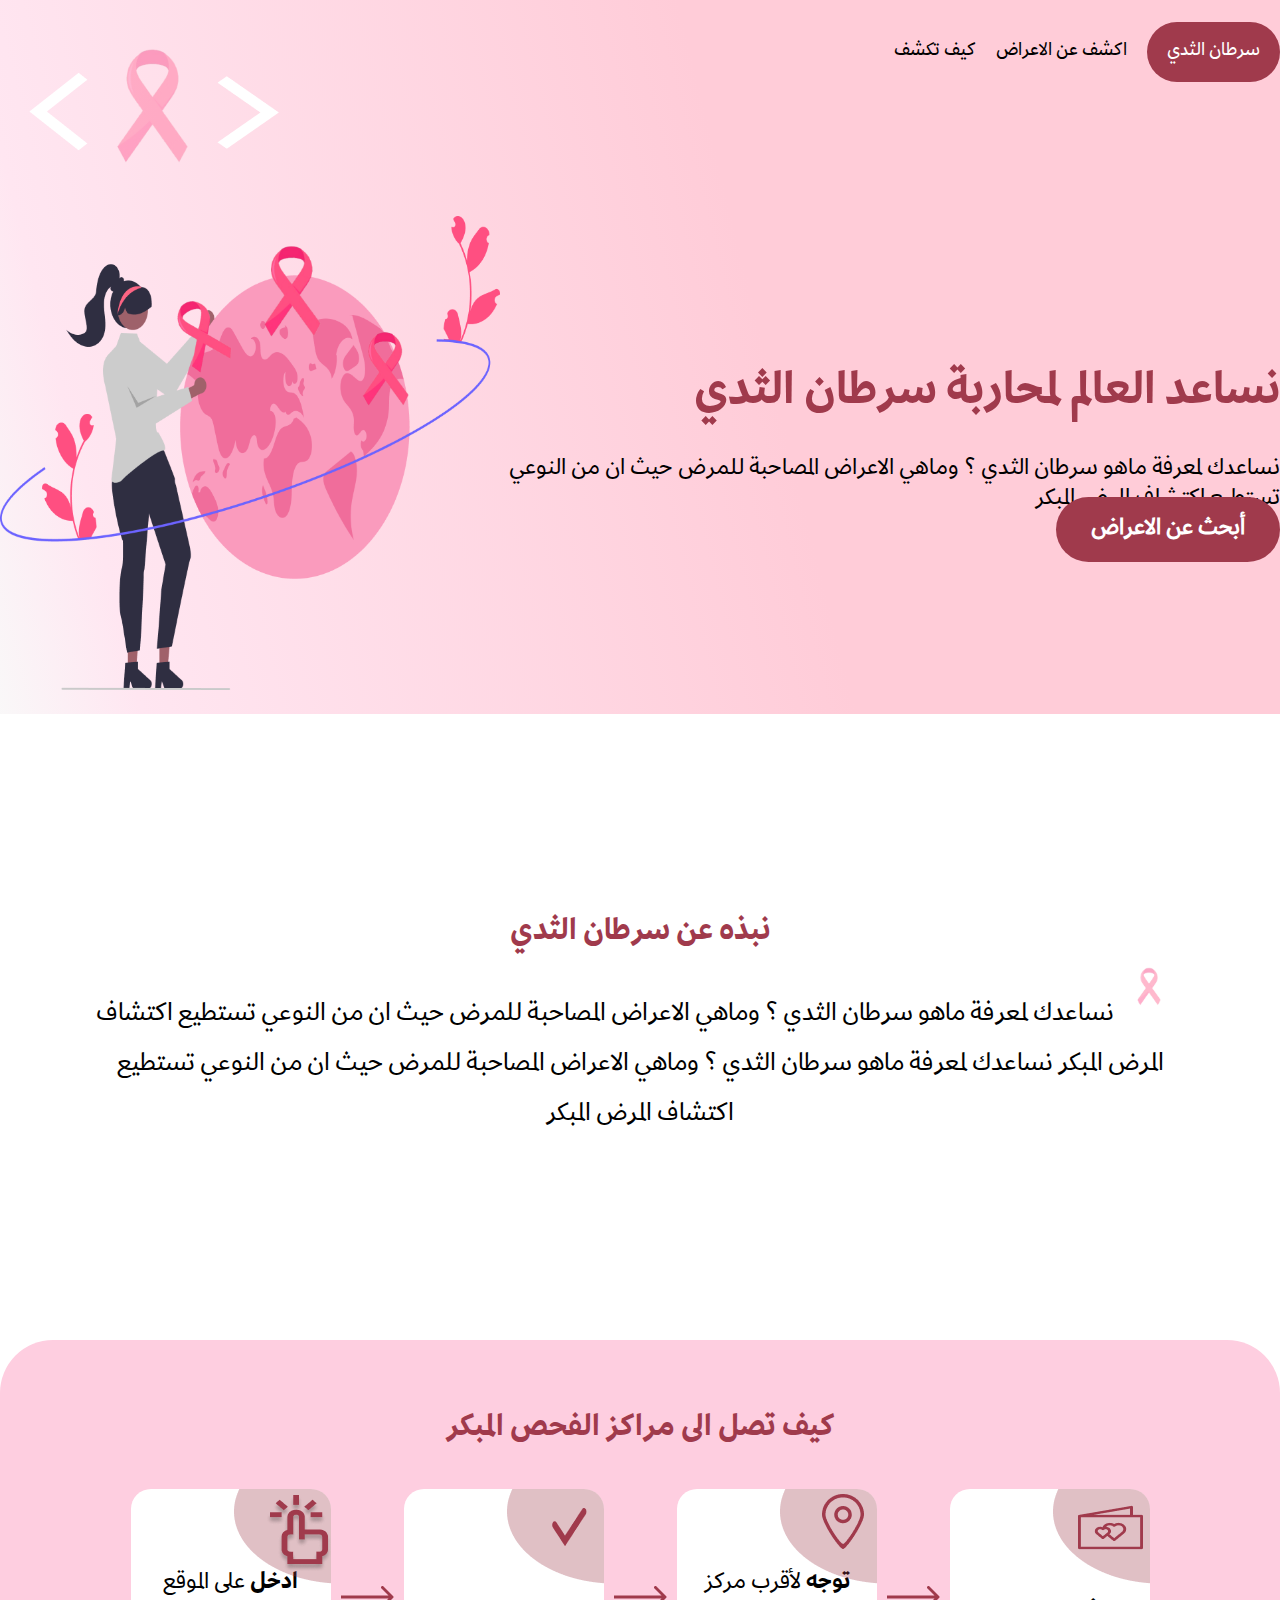
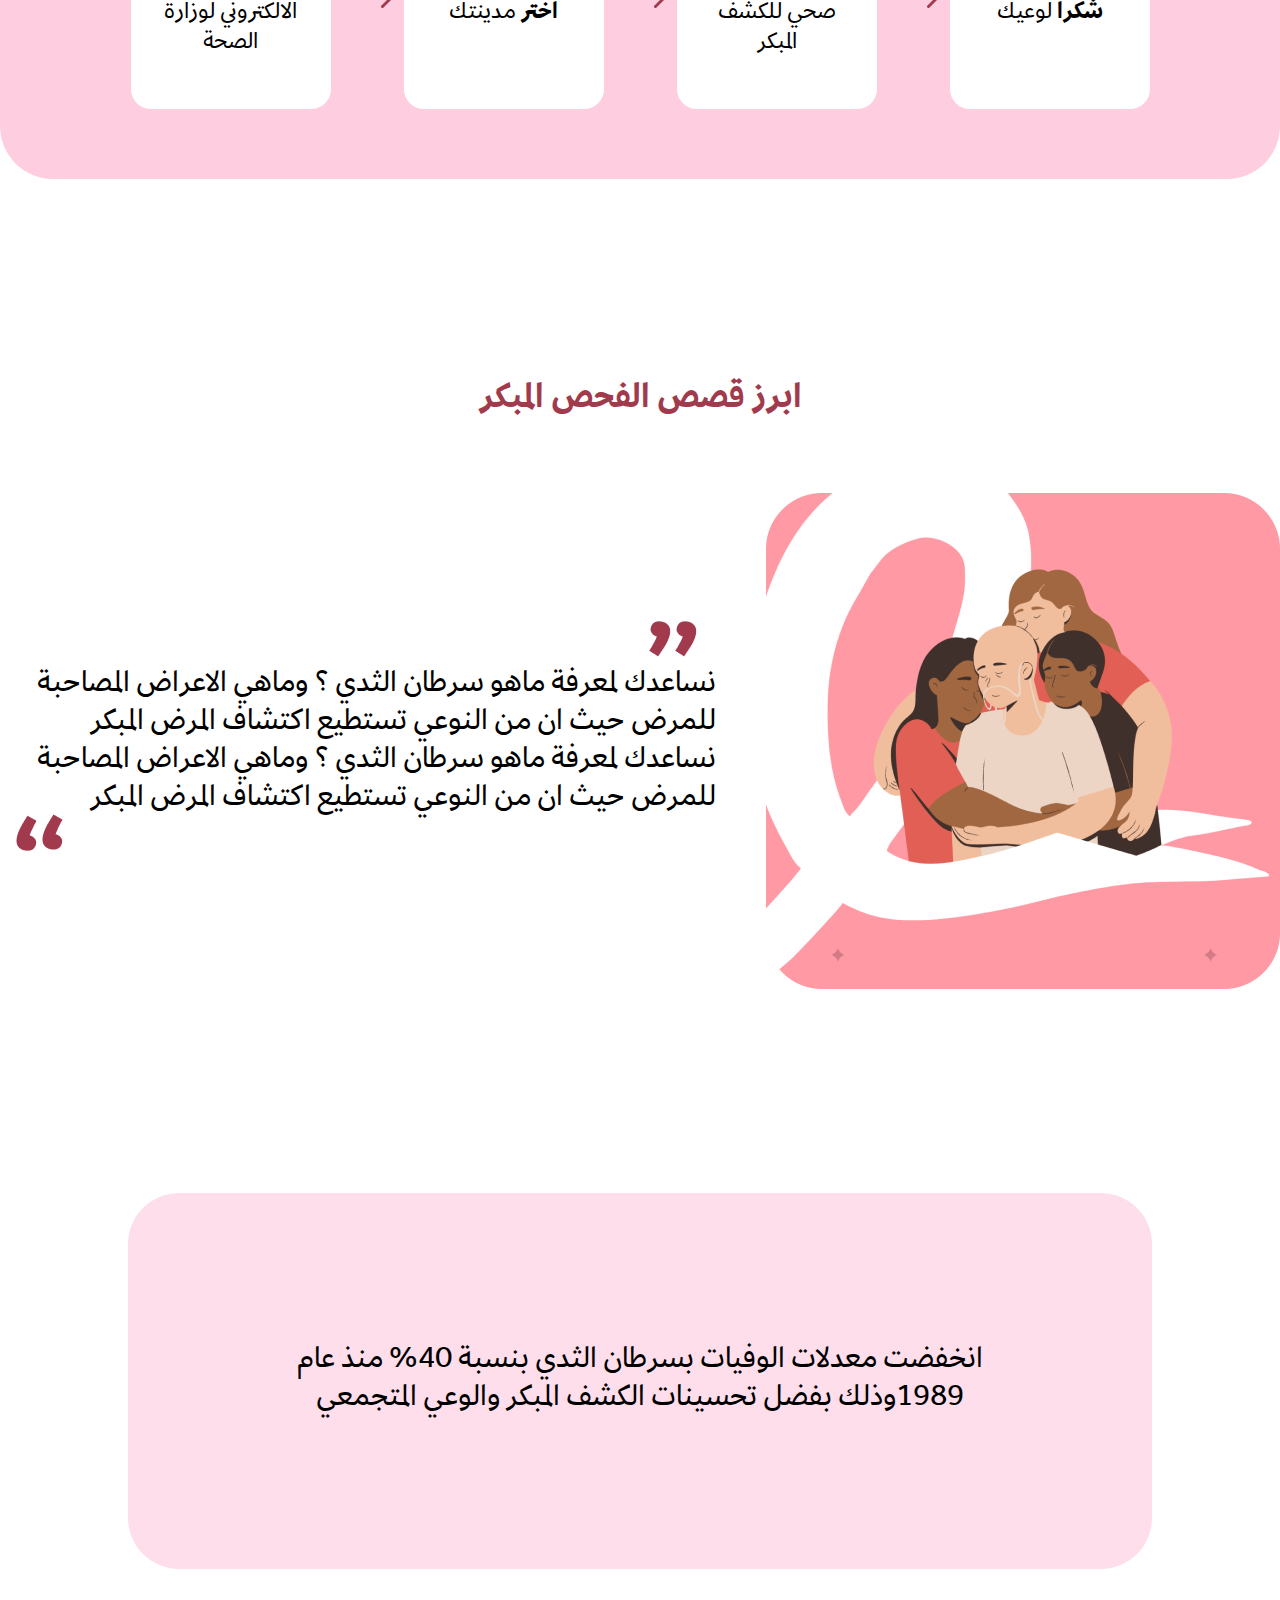
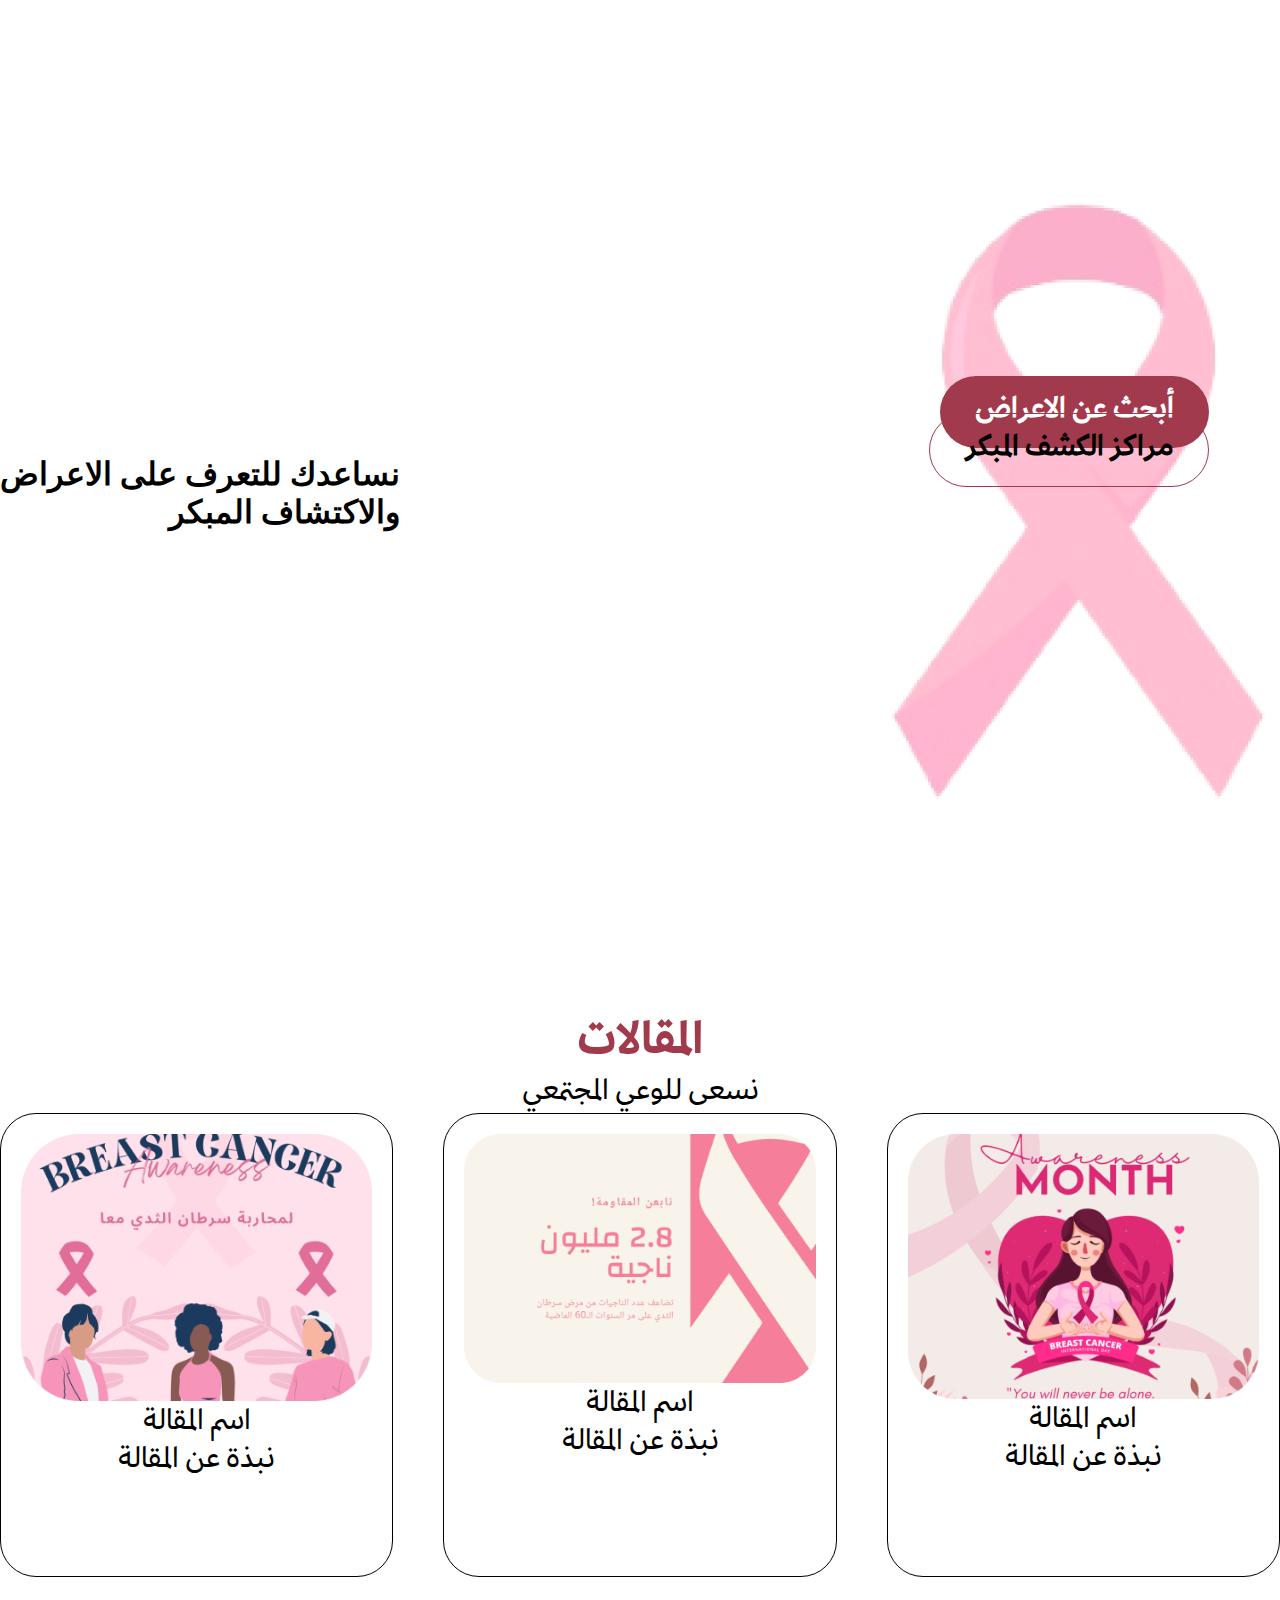
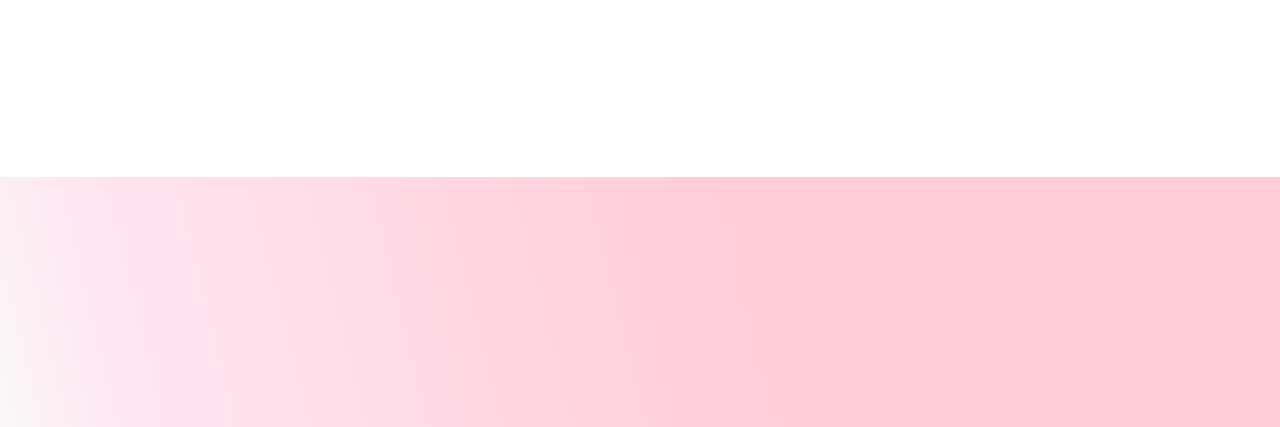
<file: index.html>
<!DOCTYPE html>
<html lang="ar" dir="rtl">
<head>
    <meta charset="UTF-8">
    <meta name="viewport" content="width=device-width, initial-scale=1.0">
  <link href="https://cdn.jsdelivr.net/npm/bootstrap@5.3.0/dist/css/bootstrap.min.css" rel="stylesheet" integrity="sha384-9ndCyUaIbzAi2FUVXJi0CjmCapSmO7SnpJef0486qhLnuZ2cdeRhO02iuK6FUUVM" crossorigin="anonymous">
    <link rel="stylesheet" href="https://cdnjs.cloudflare.com/ajax/libs/font-awesome/6.4.0/css/all.min.css" integrity="sha512-iecdLmaskl7CVkqkXNQ/ZH/XLlvWZOJyj7Yy7tcenmpD1ypASozpmT/E0iPtmFIB46ZmdtAc9eNBvH0H/ZpiBw==" crossorigin="anonymous" referrerpolicy="no-referrer" />
    <link rel="stylesheet" href="style.css">
    
    <title>Document</title>
</head>
<body>
    <div class="parent">
        <header>
            <nav class="container">
                <ul>
                    <li><a href="index.html">سرطان الثدي </a></li>
                    <li><a href="khadamat.html">اكشف عن الاعراض</a></li>
                    <li><a href="#how">كيف تكشف</a></li>
                </ul>
                <div class="img-logo">
                    <img class="img-fluid" src="imgs/logo.png" alt="">
                </div>
            </nav>
            <div class="landing container">
                <div class="land">
                    <h1>نساعد العالم لمحاربة سرطان الثدي </h1>
                    <p>نساعدك لمعرفة ماهو سرطان الثدي  ؟ وماهي الاعراض المصاحبة للمرض حيث ان من النوعي تستطيع اكتشاف المرض المبكر </p>
                    <div class="mt-5 btn-land-div">
                        <a class="btn-land" href="">أبحث عن الاعراض </a>
                    </div>
                    
                </div>
                <div class="img-land">
                    <img  src="imgs/landing.png" alt="">
                </div>

            </div>
        </header>
        <div class="sec-one container">
            <div class="parg">
                <h1>نبذه عن سرطان الثدي </h1>
                <p> <span><img width="70px" src="imgs/25486-removebg-preview 4.png" alt=""></span>نساعدك لمعرفة ماهو سرطان الثدي  ؟ وماهي الاعراض المصاحبة للمرض حيث ان من النوعي تستطيع اكتشاف المرض المبكر نساعدك لمعرفة ماهو سرطان الثدي  ؟ وماهي الاعراض المصاحبة للمرض حيث ان من النوعي تستطيع اكتشاف المرض المبكر </p>
    

            </div>

        </div>
        <div id="how" class="sec-two container">
            <div class="box-s2">
                <h1>كيف تصل الى مراكز الفحص المبكر </h1>
                <div class="boxs-how">
                    <div class="box-how thank">
                        <p><span>شكرا</span> لوعيك </p>
     
                     </div>
                    <div class="arrow mb-4">
                        <img src="imgs/Arrow.png" alt="">
                    </div>
                     <div class="box-how cent">
                        <p><span>توجه</span> لأقرب مركز صحي للكشف المبكر</p>
     
                     </div>
                     <div class="arrow mb-4">
                        <img src="imgs/Arrow.png" alt="">
                    </div>
                     <div class="box-how city">
                        <p><span>اختر</span> مدينتك</p>
     
                     </div>
                     <div class="arrow mb-4">
                        <img src="imgs/Arrow.png" alt="">
                    </div>
                     <div class="box-how site">
                        <p><span>ادخل</span> على الموقع الالكتروني لوزارة الصحة </p> 
     
                     </div>
                </div>

                

            </div>


        </div>
        <div class="sec-three container">
            <h1>ابرز قصص الفحص المبكر</h1>
            <div class="section-three">
                <div class="img-three ">
                <img class="" src="imgs/new.png" alt="">
                </div>
                <div class="info-three">
                    <p class="p-three">نساعدك لمعرفة ماهو سرطان الثدي  ؟ وماهي الاعراض المصاحبة للمرض حيث ان من النوعي تستطيع اكتشاف المرض المبكر نساعدك لمعرفة ماهو سرطان الثدي  ؟ وماهي الاعراض المصاحبة للمرض حيث ان من النوعي تستطيع اكتشاف المرض المبكر </p>
                </div>

            </div>

        </div>
        <div class="sec-four container">
            <p>انخفضت معدلات الوفيات بسرطان الثدي بنسبة 40% منذ عام 1989وذلك بفضل تحسينات الكشف المبكر والوعي المتجمعي </p>

        </div>
        <div class="sec-five container">
            <div class="img-five">
                <img src="imgs/fiv.png" alt="">
                <div class="over">
                    <div class="mt-5 btn-land-div">
                        <a class="btn-land-sent" href="">أبحث عن الاعراض </a>
                    </div>
                    <div class="mt-5 btn-land-div">
                        <a class="btn-land-cent" href="">مراكز الكشف المبكر</a>
                    </div>

                </div>
              
            </div>
            <div class="info-five">
                <h1>نساعدك للتعرف على الاعراض <br>والاكتشاف المبكر</h1>
            </div>

        </div>
        <div class="sec-six ">
            <div class="container">
                <h1>المقالات </h1>
                <p class="mb-5">نسعى للوعي المجتمعي</p>
                <div class="blogs">
                    <div class="blog">
                        <div>
                            <img class="mb-3" src="imgs/p1.png" alt="">
                        </div>
                        <p>اسم المقالة </p>
                        <p>نبذة عن المقالة </p>

                    </div>
                    <div class="blog">
                        <div>
                            <img class="mb-3" src="imgs/p2.png" alt="">
                        </div>
                        <p>اسم المقالة </p>
                        <p>نبذة عن المقالة </p>

                    </div>
                    <div class="blog">
                        <div>
                            <img class="mb-3" src="imgs/p3.png" alt="">
                        </div>
                        <p>اسم المقالة </p>
                        <p>نبذة عن المقالة </p>

                    </div>
                </div>
                
            </div>


        </div>
        <footer >

        </footer>
    </div>


  
    
    <script src="main.js"></script>
    <script src="https://cdn.jsdelivr.net/npm/bootstrap@5.3.0/dist/js/bootstrap.bundle.min.js" integrity="sha384-geWF76RCwLtnZ8qwWowPQNguL3RmwHVBC9FhGdlKrxdiJJigb/j/68SIy3Te4Bkz" crossorigin="anonymous"></script>
</body>
</html>
</file>
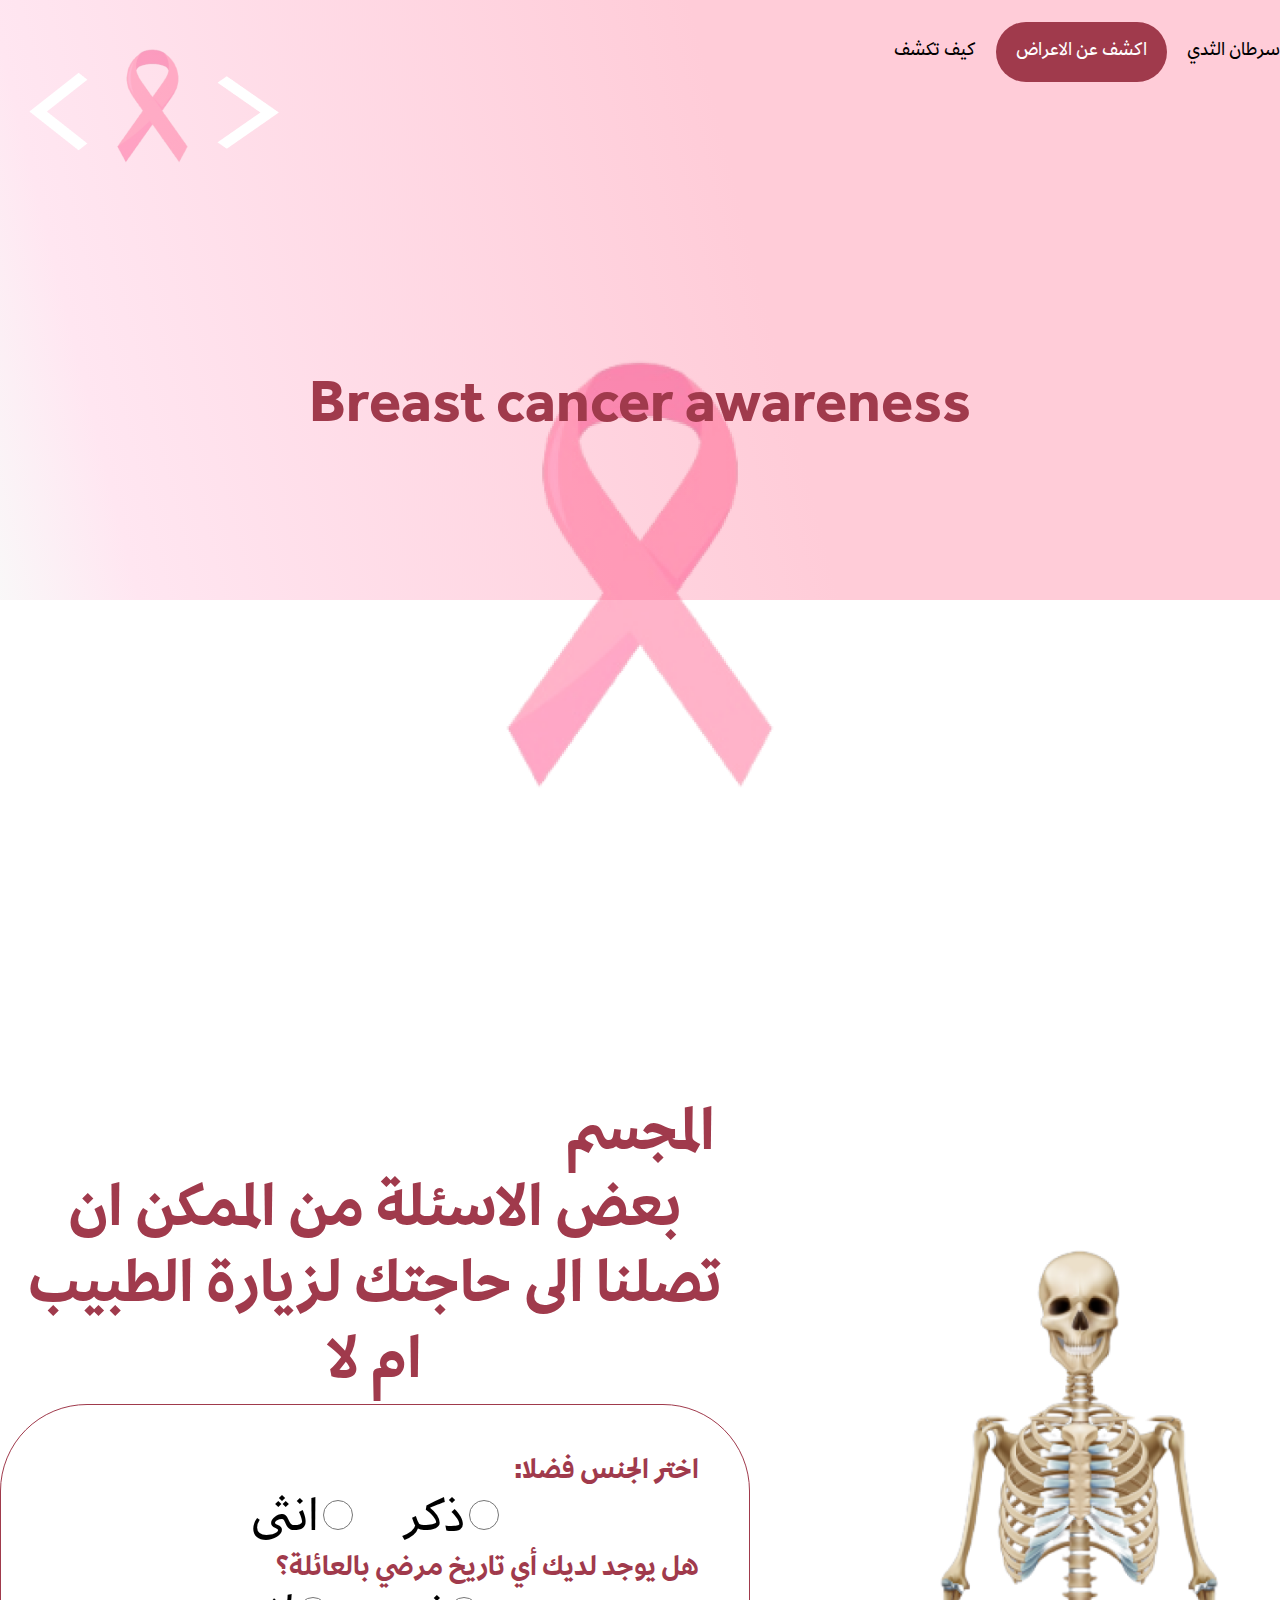
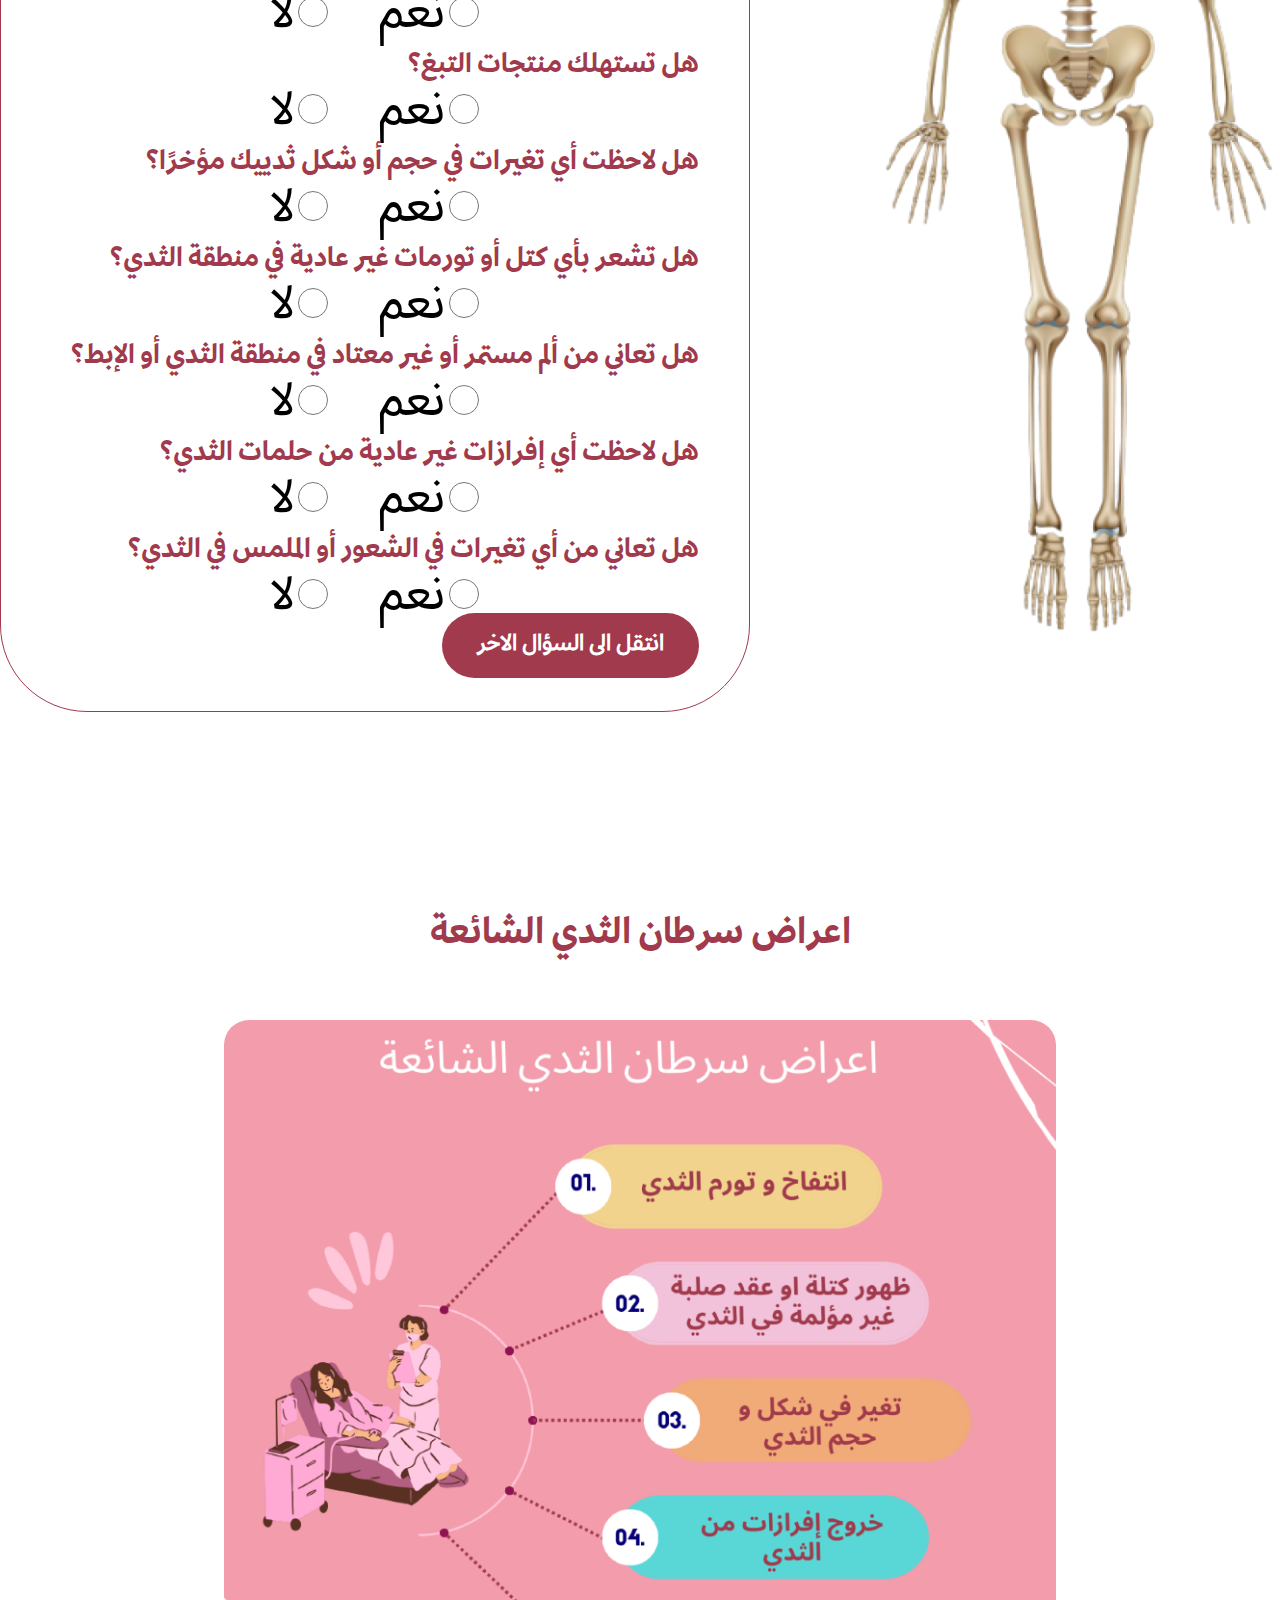
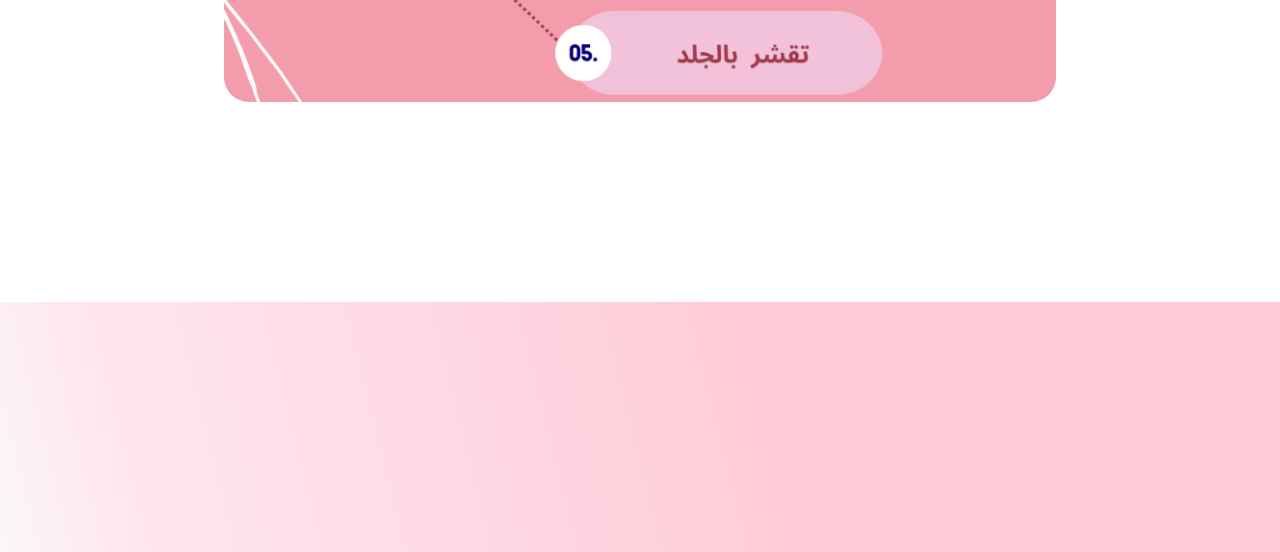
<file: khadamat.html>
<!DOCTYPE html>
<html lang="ar" dir="rtl">
<head>
    <meta charset="UTF-8">
    <meta name="viewport" content="width=device-width, initial-scale=1.0">
  <link href="https://cdn.jsdelivr.net/npm/bootstrap@5.3.0/dist/css/bootstrap.min.css" rel="stylesheet" integrity="sha384-9ndCyUaIbzAi2FUVXJi0CjmCapSmO7SnpJef0486qhLnuZ2cdeRhO02iuK6FUUVM" crossorigin="anonymous">
    <link rel="stylesheet" href="https://cdnjs.cloudflare.com/ajax/libs/font-awesome/6.4.0/css/all.min.css" integrity="sha512-iecdLmaskl7CVkqkXNQ/ZH/XLlvWZOJyj7Yy7tcenmpD1ypASozpmT/E0iPtmFIB46ZmdtAc9eNBvH0H/ZpiBw==" crossorigin="anonymous" referrerpolicy="no-referrer" />
    <link rel="stylesheet" href="style.css">
    
    <title>Document</title>
</head>
<body>
    <div class="parent">
        <div class="header">
            <nav class="container">
                <ul>
                    <li><a href="index.html">سرطان الثدي </a></li>
                    <li><a href="khadamat.html">اكشف عن الاعراض</a></li>
                    <li><a href="#ques">كيف تكشف</a></li>
                </ul>
                <div class="img-logo">
                    <img class="img-fluid" src="imgs/logo.png" alt="">
                </div>
            </nav>
            <div class="landing-two">
                <img src="imgs/landingtwo.png" alt="">
            </div>
            <div class="h1-dn">
                <h1>Breast cancer awareness</h1>
            </div>

        </div>
   
        

        <div class="u-one container">
            <h1 class="mb-5">المجسم</h1>
            <div class="questions" id="ques">
                <div class="haikel">
                    <img src="imgs/haikel.png" alt="">
                </div>
                <div class="ques">
                    <h1>بعض الاسئلة من الممكن ان تصلنا الى حاجتك لزيارة الطبيب ام لا </h1>
                    <div class="box-ques">
                        <h1 style="text-align: right !important; font-size: 30px;" class="h1-30"> اختر الجنس فضلا:  </h1>
                        <div class="yes-no">
                            <div class="yes">
                                <input type="radio" class="yes-ip"  name="" id="yes">
                                <label for="">ذكر</label>

                            </div>
                            <div class="no">
                                <input type="radio"  name="" id="no">
                                <label for="">انثى</label>

                            </div>


                        </div>
                        <h1 style="text-align: right !important; font-size: 30px;" class="h1-30"> هل يوجد لديك أي تاريخ مرضي بالعائلة؟ </h1>
                        <div class="yes-no">
                            <div class="yes">
                                <input type="radio" class="yes-ip"  name="" id="yes">
                                <label for="">نعم</label>

                            </div>
                            <div class="no">
                                <input type="radio"  name="" id="no">
                                <label for="">لا</label>

                            </div>


                        </div>
                        <h1 style="text-align: right !important; font-size: 30px;" class="h1-30"> هل تستهلك منتجات التبغ؟</h1>
                        <div class="yes-no">
                            <div class="yes">
                                <input type="radio" class="yes-ip"  name="" id="yes">
                                <label for="">نعم</label>

                            </div>
                            <div class="no">
                                <input type="radio"  name="" id="no">
                                <label for="">لا</label>

                            </div>


                        </div>
                        <h1 style="text-align: right !important; font-size: 30px;" class="h1-30"> هل لاحظت أي تغيرات في حجم أو شكل ثدييك مؤخرًا؟</h1>
                        <div class="yes-no">
                            <div class="yes">
                                <input type="radio" class="yes-ip"  name="" id="yes">
                                <label for="">نعم</label>

                            </div>
                            <div class="no">
                                <input type="radio"  name="" id="no">
                                <label for="">لا</label>

                            </div>


                        </div>
                        <h1 style="text-align: right !important; font-size: 30px;" class="h1-30"> هل تشعر بأي كتل أو تورمات غير عادية في منطقة الثدي؟</h1>
                        <div class="yes-no">
                            <div class="yes">
                                <input type="radio" class="yes-ip"  name="" id="yes">
                                <label for="">نعم</label>

                            </div>
                            <div class="no">
                                <input type="radio"  name="" id="no">
                                <label for="">لا</label>

                            </div>


                        </div>
                        <h1 style="text-align: right !important; font-size: 30px;" class="h1-30"> هل تعاني من ألم مستمر أو غير معتاد في منطقة الثدي أو الإبط؟</h1>
                        <div class="yes-no">
                            <div class="yes">
                                <input type="radio" class="yes-ip"  name="" id="yes">
                                <label for="">نعم</label>

                            </div>
                            <div class="no">
                                <input type="radio"  name="" id="no">
                                <label for="">لا</label>

                            </div>


                        </div>
                        <h1 style="text-align: right !important; font-size: 30px;" class="h1-30"> هل لاحظت أي إفرازات غير عادية من حلمات الثدي؟ </h1>
                        <div class="yes-no">
                            <div class="yes">
                                <input type="radio" class="yes-ip"  name="" id="yes">
                                <label for="">نعم</label>

                            </div>
                            <div class="no">
                                <input type="radio"  name="" id="no">
                                <label for="">لا</label>

                            </div>


                        </div>
                        <h1 style="text-align: right !important; font-size: 30px;" class="h1-30"> هل تعاني من أي تغيرات في الشعور أو الملمس في الثدي؟</h1>
                        <div class="yes-no">
                            <div class="yes">
                                <input type="radio" class="yes-ip"  name="" id="yes">
                                <label for="">نعم</label>

                            </div>
                            <div class="no">
                                <input type="radio"  name="" id="no">
                                <label for="">لا</label>

                            </div>


                        </div>
                        <div  class=" mt-5 d-flex justify-content-center">
                            <a class="btn-land" href="">انتقل الى السؤال الاخر</a>
                        </div>

                    </div>
                </div>
            </div>
        </div>
        <div class="sec-photo container">
            <h1>اعراض سرطان الثدي الشائعة</h1>
            <div class="photo ">
                <img src="imgs/foo.png" alt="">
            </div>

        </div>


        <footer >


        </footer>
    </div>


  
    
    <script src="main.js"></script>
    <script src="https://cdn.jsdelivr.net/npm/bootstrap@5.3.0/dist/js/bootstrap.bundle.min.js" integrity="sha384-geWF76RCwLtnZ8qwWowPQNguL3RmwHVBC9FhGdlKrxdiJJigb/j/68SIy3Te4Bkz" crossorigin="anonymous"></script>
</body>
</html>
</file>
<file: style.css>
*{
    padding: 0;
    margin: 0;
    box-sizing: border-box;
    
    
}



ul{
    list-style-type: none;
}
a{
    text-decoration: none;
}

:root{
    --color-primary:#566AED;
    --color-black:#243261;
    --color-pr:#3B4E89;
}

header{
    background: linear-gradient(256deg, #FFCCD8 41.24%, #FFE6F1 90.24%, #F9F9F9 100.67%);
    padding-bottom: 20px;
}
nav{
    display: flex;
    justify-content: space-between;
}
nav ul{
    margin-top: 40px;
    display: flex;
    
  
}
nav ul li a{
    color: #000;
text-align: right;
font-family: 'effra rg';
font-size: 20px;
font-style: normal;
font-weight: 400;
line-height: normal;
}
nav ul li{
    padding-left: 20px;
    
}




.land{
    
}
.landing {
    display: flex;
    flex-direction: row;
    align-items: center;
}
.landing h1{
    color: #A03A4C;
text-align: right;
font-family: 'effra bold';
font-size: 60px;
font-style: normal;
font-weight: 700;
line-height: normal;
margin-bottom: 30px;
}
.landing p{
    color: #000;
text-align: right;
font-family: 'effra rg';
font-size: 32px;
font-style: normal;
font-weight: 400;
line-height: normal;
}
.btn-land{
border-radius: 108.5px;
background: #A03A4C;
color: #FFF;
text-align: right;
font-family: 'effra rg';
font-size: 32px;
font-style: normal;
font-weight: 700;
padding: 20px 35px;
line-height: normal;
}
.img-land{
    
}
.img-land img{
    width: 753px;
height: 714px;

}
.img-logo{
width: 310px;
height: auto;
}
@media (max-width:1400px){
    .landing h1{

    font-size: 50px !important;
    margin-bottom: 30px;
    }
    .landing p{

    font-size: 25px;

    }
    .btn-land{
  
    font-size: 25px;
    padding: 20px 35px;

    }
    .img-land img{
        width: 500px;
    height: auto;
    
    }
}


@media (max-width:992px){
    .landing {

        flex-direction: column;
    }
    .img-land img{
    max-width: 100%;
    height: auto;
    margin-top: 100px;
    
    }
    .img-logo{
        width: 200px;
        height: auto;
        }

}

@media (max-width:767px){
    nav{
        justify-content: center;
    }

.landing{
    margin-top: 70px;
}

    .img-logo{
   display: none;
    }
    .landing h1{

        font-size: 40px !important;
        margin-bottom: 30px;
        text-align: center;
        }
        .landing p{
    
        font-size: 20px;
        text-align: center;
    
        }
        .btn-land-div{
            display: flex;
            justify-content: center;
        }
        .btn-land{
      
        font-size: 20px;
        padding: 20px 35px;
    
        }
}
@media (max-width:567px){
 nav ul li a{
    font-size: 14px !important;
 }
 nav ul li{
    padding-left: 2px;
    
}
.active{
    padding: 3px !important;
}


}
















.sec-one {
    margin-top: 200px;
}
.sec-one h1{
    color: #A03A4C;
text-align: center;
font-family: 'effra bold';
font-size: 33px;
font-style: normal;
font-weight: 700;
line-height: normal;
}
.sec-one p{
    color: #000;
text-align: center;
font-family: 'effra rg';
font-size: 28px;
font-style: normal;
font-weight: 400;
line-height: 50px;
}
.parg{
    width: 85%;
    margin: auto;

}
@media (max-width:992px){
    .sec-one p span{
        display: none;
    }
    .sec-one p{

    line-height: 45px;
    }
}












.sec-two{
    margin-top: 200px;
}


.boxs-how{
    display: flex;
    align-items: center;
    justify-content: center;
    gap: 10px !important;
}
.box-s2{
border-radius: 53px;
background: #FECEE0;
width: 100%;
height: auto;
padding: 70px 20px !important;
}

.box-s2 h1{
    color: #A03A4C;
    text-align: center;
    font-family: 'effra bold';
    font-size: 33px;
    font-style: normal;
    font-weight: 700;
    line-height: normal;
    margin-bottom: 40px;
}
.box-how{
    overflow: hidden;
    text-align: center;
    background-color: white;
    width: 250px;
height: 220px;
border-radius: 20px;
display: flex;
justify-content: center;
align-items: center;
padding: 20px;
position: relative;

}
.box-how p{
    color: #000;
text-align: center;
font-family: 'effra rg';
font-size: 25px;
font-style: normal;
font-weight: 400;
line-height: normal;
}
.box-how p span{
    font-family: 'effra bold';
}
.site::before{
    content: url(imgs/one.png);
    position: absolute;
    top: -50px;
    right: -120px;
    
    border-radius: 50%;
    
}
.thank::before{
    content: url(imgs/foor.png);
    position: absolute;
    top: -50px;
    right: -120px;
    
    border-radius: 50%;
    
}
.cent::before{
    content: url(imgs/three.png);
    position: absolute;
    top: -50px;
    right: -120px;
    
    border-radius: 50%;
    
}
.city::before{
    content: url(imgs/two.png);
    position: absolute;
    top: -50px;
    right: -120px;
    
    border-radius: 50%;
    
}
.arrow{
    
}









@media (max-width:1400px){
    .box-how{
padding-top: 50px;
        width: 200px;
    height: 220px;
   
    
    }
  
}
@media (max-width:1200px){
    .box-how{
        padding-top: 40px;
                width: 170px;
            height: 150px;
           
            
    }
    .box-how p{
    font-size: 22px;
    }
    .site::before{
        display: none;

        
    }
    .thank::before{
        display: none;

        
    }
    .cent::before{
        display: none;

        
    }
    .city::before{
        display: none;

        
    }
  
}
@media (max-width:992px){
    .arrow{
        width: 30px;
        height: auto;
    }
    .box-how{
        padding-top: 35px;
                width: 170px;
            height: 150px;
           
            
    }
    .box-how p{
    font-size: 20px;
    }
    .box-s2 h1{
 
        font-size: 25px;
        

    }
  
}
@media (max-width:767px){
    .box-how{
        padding-top: 30px;
                width: 170px;
            height: 150px;
            margin-bottom: 20px;
           
            
    }
    .boxs-how{
        flex-direction: column-reverse;
    }
    .box-how p{
    font-size: 22px;
    }

    .box-s2 h1{
 
        font-size: 25px;

    }
 
  
}
@media (max-width:576px){
    .box-how{
        padding-top: 30px;
                width: 200px;
            height: 150px;
           
            
    }

    .box-how p{
    font-size: 17px;
    }
    .arrow{
        width: 10px;
        height: 5px;
    }
    .box-s2 h1{
 
        font-size: 25px;

    }
 
  
}









.img-three img{
    width: 514px;
height: 496px;

}

.sec-three{
    margin-top: 200px;
}
.sec-three h1{
    color: #A03A4C;
text-align: center;
font-family: 'effra bold';
font-size: 37px;
font-style: normal;
font-weight: 700;
line-height: normal;
margin-bottom: 70px;
}

.section-three{
    display: flex;
    justify-content: center;
    align-items: center;
    gap: 50px;
}

.p-three{
    color: #000;
    text-align: right;
    font-family: 'effra rg';
    font-size: 32px;
    font-style: normal;
    font-weight: 400;
    line-height: normal;
    position: relative;
}
.p-three::before{
    content: url(imgs/dot.png);
    position: absolute;
    right: 0;
    top: -100px;
}
.p-three::after{
    content: url(imgs/dotinv.png);
    position: absolute;
    left: 0;
    bottom: -100px;

}




@media (max-width:1200px){
  
        .img-three img{
width: 400px;
height: auto;
        }
   
  
}
@media (max-width:992px){
  .section-three{
    flex-direction: column;
  }
    
  .img-three img{
    max-width: 100%;
    height: auto;
    margin-bottom: 70px;
            }

  
}
@media (max-width:767px){
 
    .p-three{
   
        font-size: 25px;

    }
 
  
}
@media (max-width:576px){
    .p-three{
   
        font-size: 20px;

    }
 
  
}



















.sec-four{
border-radius: 51px;
background: rgba(254, 206, 224, 0.67);
width: 80%;
margin: 200px auto;
padding: 150px;
}
.sec-four p{
    color: #000;
text-align: center;
font-family: 'effra rg';
font-size: 32px;
font-style: normal;
font-weight: 400;
line-height: normal;
}

@media (max-width:1200px){
    .sec-four p{
    font-size: 30px;
    }
    .sec-four{

        width: 80%;
        padding: 120px;
    }



}
@media (max-width:992px){
    .sec-four p{
        font-size: 26px;
        }
        .sec-four{
    
            width: 80%;
            padding: 90px;
        }
}
@media (max-width:767px){
    .sec-four p{
        font-size: 23px;
        }
        .sec-four{
    
            width: 85%;
            padding: 80px;
        }



}
@media (max-width:576px){
    .sec-four p{
        font-size: 20px;
        }
        .sec-four{
    
            width: 90%;
            padding: 70px;
        }


}














.sec-five{
    display: flex;
    justify-content: space-between;
    
    align-items: center;
}


.over{
    position: absolute;
    top: 50%;
    margin-top: -100px; /* نصف الارتفاع */
    left: 60px;
}
.img-five{
    position: relative;
}




.btn-land-cent{
   border-radius: 108.5px; 
   border: 1px solid #A03A4C;
   background: rgba(255, 255, 255, 0.00); 
    color: #000000;
    text-align: right;
    font-family: 'effra rg';
    font-size: 32px;
    font-style: normal;
    font-weight: 700;
    padding: 20px 35px;
    line-height: normal;

 


    }
    .btn-land-sent{
        border-radius: 108.5px;
        background: #A03A4C;
        color: #FFF;
        text-align: right;
        font-family: 'effra rg';
        font-size: 32px;
        font-style: normal;
        font-weight: 700;
        padding: 20px 35px;
        line-height: normal;
        }
    

    @media (max-width:1200px){
 
    
    
    }
    @media (max-width:992px){
        .sec-five{
            flex-direction: column;
        }
        .img-five img{
            margin-bottom: 100px;
    
        }

    }
    @media (max-width:767px){

    
    
    }
    @media (max-width:576px){
        .img-five img{
        width: 300px;
        height: auto;
    
        }
        .btn-land-cent{
            border-radius: 50px; 
             font-size: 20px;
             font-weight: 700;
             padding: 10px 20px;
             }
             .btn-land-sent{
                 border-radius: 50px;
                 font-size: 20px;
                 padding: 10px 20px;
            }
    
    }













.active{
    border-radius: 108.5px;
background: #A03A4C;
padding: 20px;
color: white;

}











.sec-six{
    margin-top: 200px;
}
.sec-six h1{
    color: #A03A4C;
text-align: center;
font-family: 'effra bold';
font-size: 50px;
font-style: normal;
font-weight: 700;
line-height: normal;
}
.sec-six p{
    color: #000;
text-align: center;
font-family: 'effra rg';
font-size: 32px;
font-style: normal;
font-weight: 400;
line-height: normal;
}

.blog{
    border-radius: 36px;
border: 1px solid #000;
background: #FFF;
padding: 20px;
width: 456px;
height: 464px;
}
.blog img{
    max-width: 100%;
    height: auto;
}

.blogs{
    display: flex;
    justify-content: center;
    align-items: center;
    gap: 50px;
}






@media (max-width:1200px){
    .blogs{
  
        gap: 40px;
    }



}
@media (max-width:992px){
 
    .blogs{
  
        gap: 30px;
        flex-direction: column;
    }
}
@media (max-width:767px){

    .blogs{
  
        gap: 20px;
        
    }
    .blog{
        margin-bottom: 50px;
        width: 400px;
height: auto;
    }



}
@media (max-width:576px){
    .blogs{
  
        gap: 10px;
    }
    .blog{
        margin-bottom: 50px;
        width: 300px;
height: auto;
    }
    .sec-six p{
  
    font-size: 20px;

    }


}






footer{
    background: linear-gradient(256deg, #FFCCD8 41.24%, #FFE6F1 90.24%, #F9F9F9 100.67%);
    height: 250px;
    margin-top: 200px;
}




/**************************************page khadmat *******************************************************/
.landing-two{
display: flex;
justify-content: center;
align-items: center;
    
    
    

}
.landing-two img{
    width: 800px;
    height: auto;
}
.header{
    position: relative;
    background: linear-gradient(256deg, #FFCCD8 41.24%, #FFE6F1 90.24%, #F9F9F9 100.67%);
    padding-bottom: 20px;
height: 600px;
}

.h1-dn{
    display: none;
}
.landing-two{
    position: relative;
}
.landing-two::before{
    content: 'Breast cancer awareness';
    position: absolute;
    margin-top: 200px;
    top: -40px;

color: #A03A4C;
text-align: center;
font-family: 'effra bold';
font-size: 60px;
font-style: normal;
font-weight: 700;
line-height: normal;

}
@media (max-width:992px){
    .landing-two img{
    display: none;
    }
    .landing-two::before{
        display: none;
    }
    .h1-dn{
display: block;
margin-top: 200px;
color: #A03A4C;
text-align: center;
font-family: 'effra bold';
font-size: 40px;
font-style: normal;
font-weight: 700;
line-height: normal;
    }

}
















.u-one{
    margin-top: 500px;
}
.u-one h1{
    color: #A03A4C;
text-align: center;
font-family: "effra bold";
font-size: 64px;
font-style: normal;
font-weight: 700;
line-height: normal;
}
.questions{
    display: flex;
    justify-content: center;
    align-items: center;
    gap: 30px;
}
.box-ques{
    border-radius: 87px;
border: 1px solid #A03A4C;
background: #FFF;
padding: 50px;
overflow: hidden;
}
.yes-no{
    display: flex;
    justify-content: center;
    gap: 50px;
}
.yes label,.no label{
    color: #000;
text-align: right;
font-family: 'effra rg';
font-size: 51px;
font-style: normal;
font-weight: 400;
line-height: normal;
}

.haikel img{
    width: 500px;
    height: auto;
}
#yes,#no {
    width: 30px; /* يمكنك تعديل القيمة حسب الحاجة */
    height: 30px; /* يمكنك تعديل القيمة حسب الحاجة */
}

@media (max-width:1200px){

    .questions{
        flex-direction: column;
    }
}

@media (max-width:992px){
    .u-one h1{

    font-size: 44px;

    }
    #yes,#no {
        width: 25px; /* يمكنك تعديل القيمة حسب الحاجة */
        height: 25px; /* يمكنك تعديل القيمة حسب الحاجة */
    }
    .yes label,.no label{

    font-size: 30px;

    }

}


@media (max-width:767px){
    #yes,#no {
        width: 20px; /* يمكنك تعديل القيمة حسب الحاجة */
        height: 20px; /* يمكنك تعديل القيمة حسب الحاجة */
    }
    .yes label,.no label{

    font-size: 27px;

    }
    

    .haikel img{
        max-width: 100%;
        height: auto;
    }
    .haikel{
        display: flex;
        justify-content: center;
    }
    .u-one h1{

        font-size: 34px;
    
        }
}
@media (max-width:576px){
    .u-one h1{

        font-size: 25px;
    
        }
        .h1-30{
            font-size: 22px !important;
        }
}












.sec-photo{
    margin-top: 200px;
}
.sec-photo h1{
    color: #A03A4C;
text-align: center;
font-family: 'effra bold';
font-size: 40px;
font-style: normal;
font-weight: 700;
line-height: normal;
margin-bottom: 60px;
}

.photo{
    
   display: flex;
   justify-content: center;

}
.photo img{
width: 65%;
border-radius: 25px;


}
@media (max-width:576px){
    .sec-photo h1{

    font-size: 25px;
 
    }
    .photo img{
        max-width: 100%;
       height: auto;
        
        
        }
}





















@font-face {
    font-family: "effra rg";
    src: url(fonts/alfont_com_Effra_Rg.ttf);
}
@font-face {
    font-family: "effra bold";
    src: url(fonts/alfont_com_Dalton-Maag-Effra-Bold.ttf);
}
</file>
